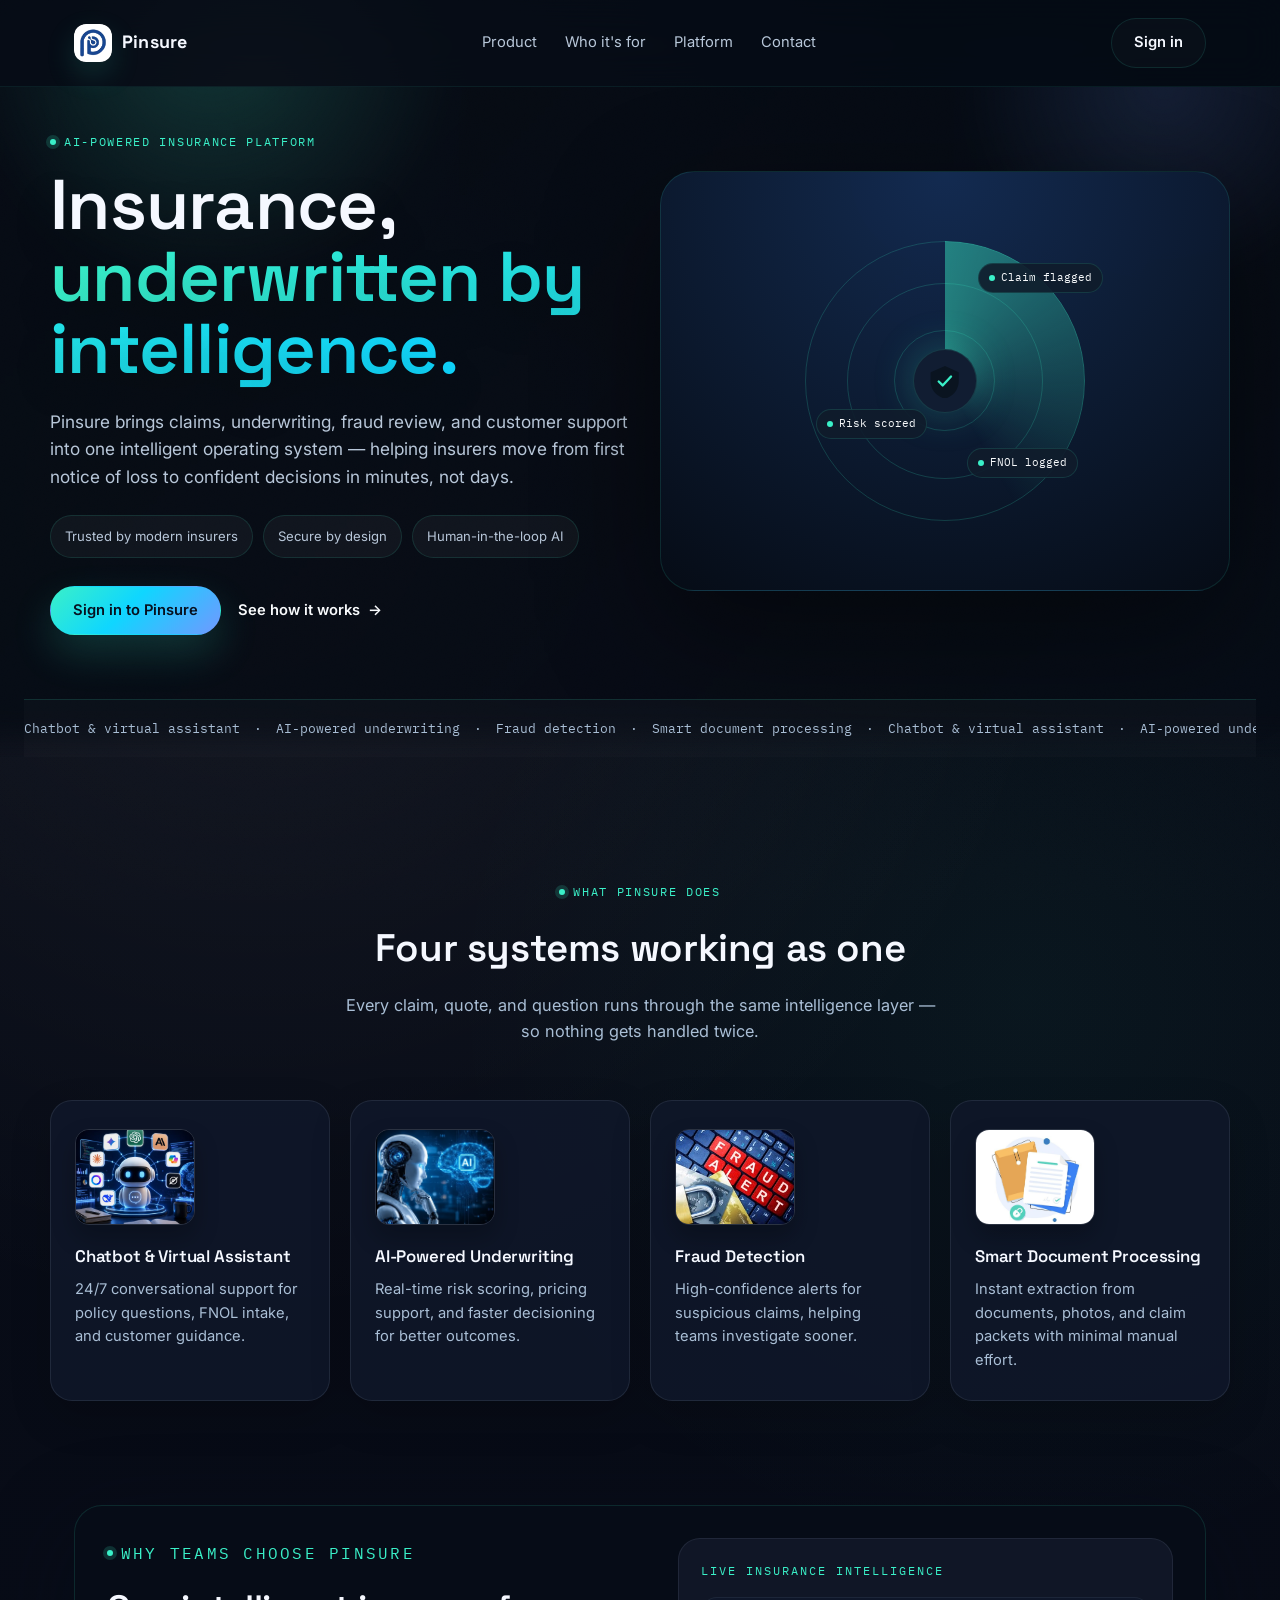
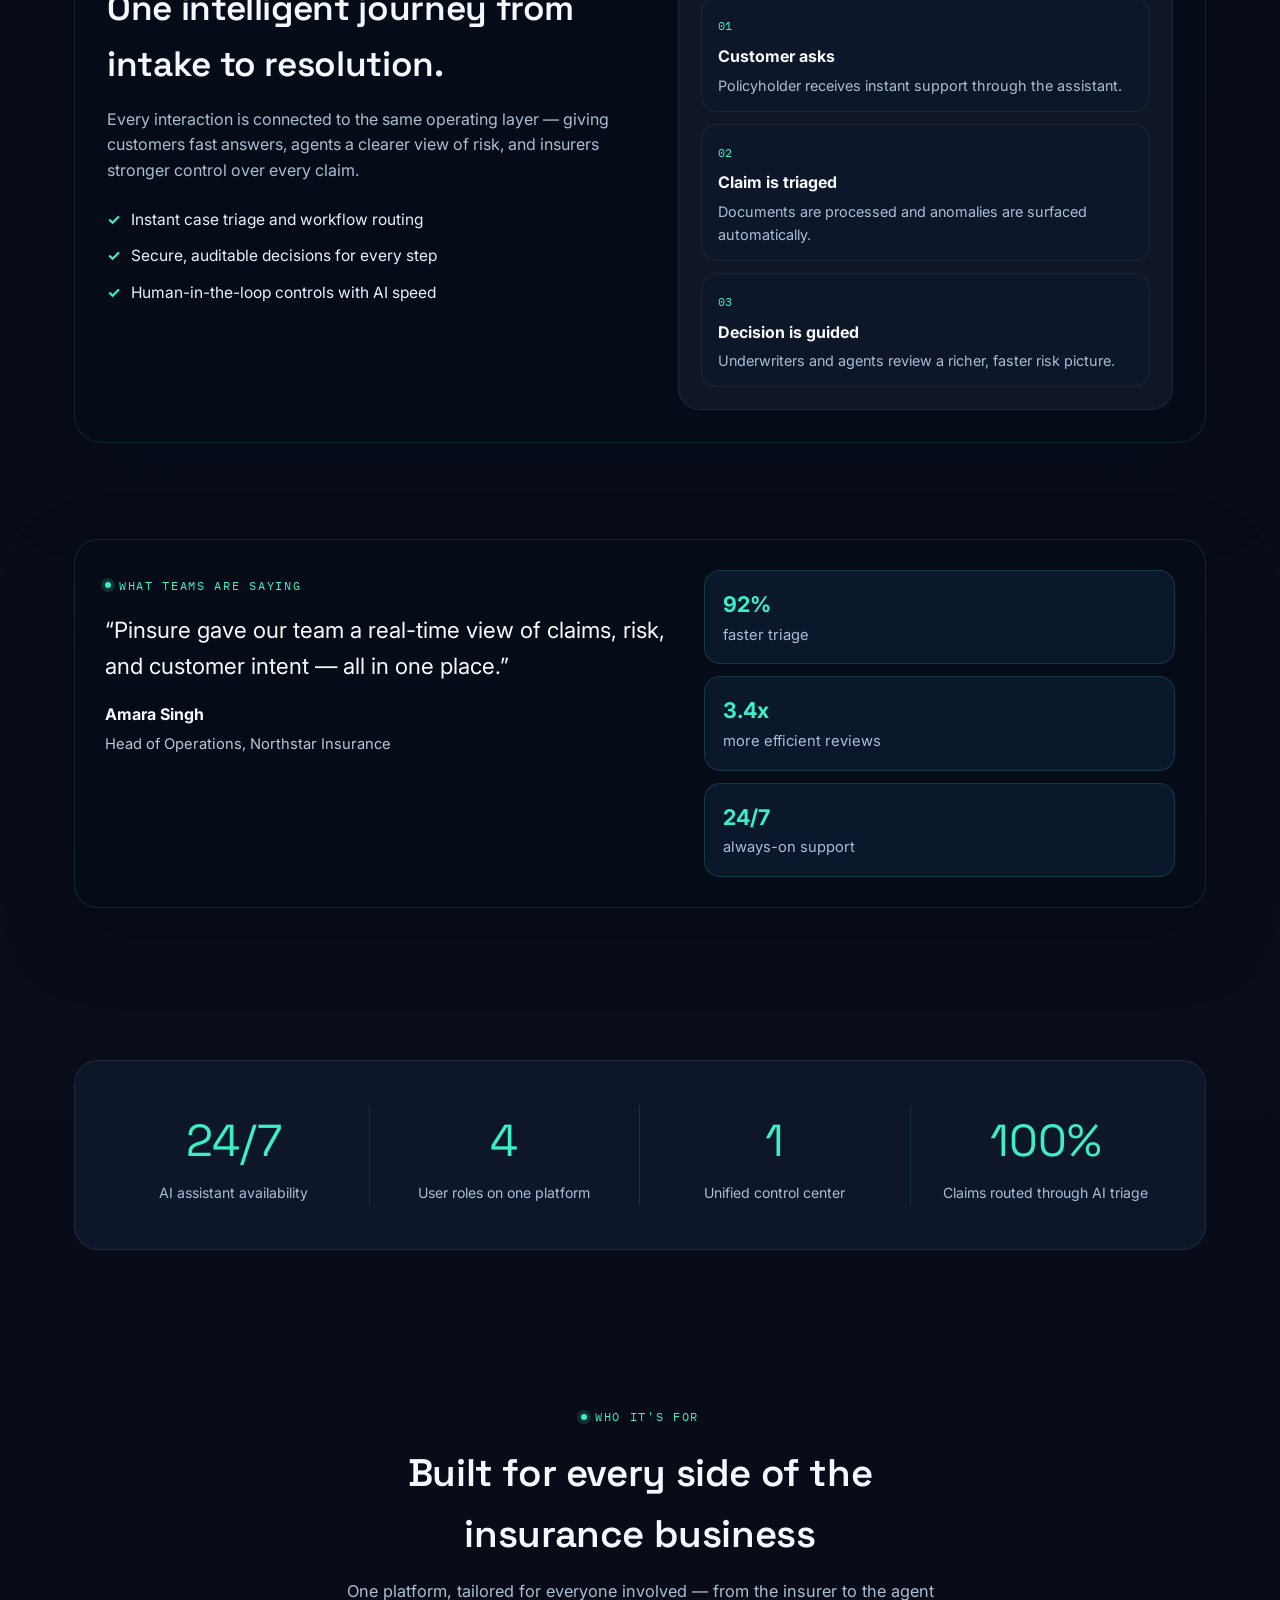
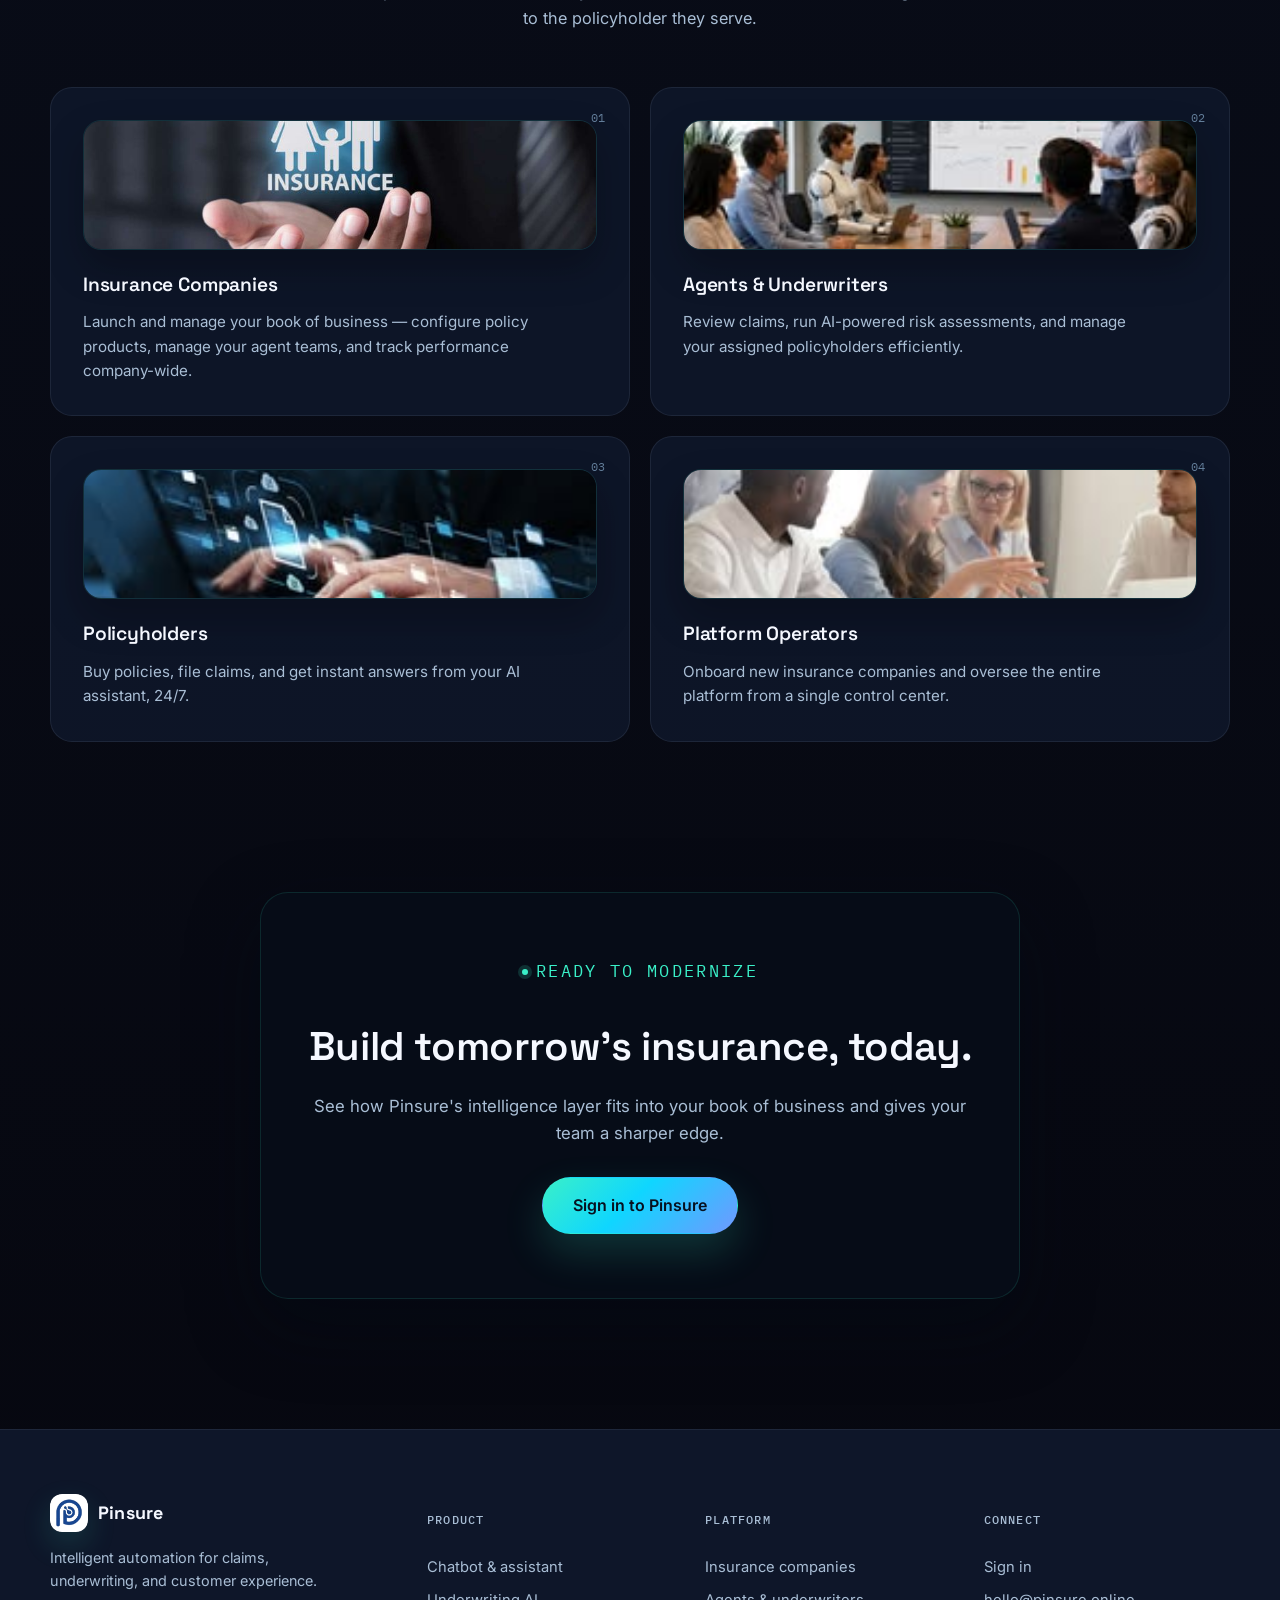
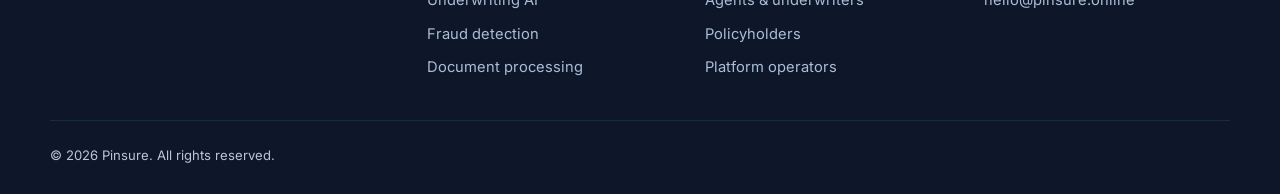
<file: index.html>
<!DOCTYPE html>
<html lang="en">
<head>
<meta charset="UTF-8">
<meta name="viewport" content="width=device-width, initial-scale=1.0">
<title>Pinsure — AI-Powered Insurance Platform</title>
<meta name="description" content="Pinsure transforms claims, underwriting, and customer experience with intelligent automation — one platform for insurers, agents, and policyholders.">
<link rel="preconnect" href="https://fonts.googleapis.com">
<link rel="preconnect" href="https://fonts.gstatic.com" crossorigin>
<link href="https://fonts.googleapis.com/css2?family=Space+Grotesk:wght@500;600;700&family=Inter:wght@400;500;600;700&family=IBM+Plex+Mono:wght@500&display=swap" rel="stylesheet">
<link rel="stylesheet" href="styles.css">
</head>
<body>

<div class="noise-overlay" aria-hidden="true"></div>

<!-- NAV -->
<header class="nav" id="nav">
  <div class="nav__inner">
    <a href="#top" class="nav__brand">
      <img src="pinsure-icon.png" alt="Pinsure logo" class="nav__logo">
      Pinsure
    </a>

    <nav class="nav__links" id="navLinks" aria-label="Mobile navigation">
      <a href="#features">Product</a>
      <a href="#audience">Who it's for</a>
      <a href="#stack">Platform</a>
      <a href="#cta">Contact</a>
    </nav>

    <div class="nav__actions">
      <a href="https://pinsure.online/login/" class="btn btn--ghost" target="_blank" rel="noopener">Sign in</a>
      <button class="nav__burger" id="navBurger" aria-label="Toggle menu" aria-expanded="false">
        <span></span><span></span><span></span>
      </button>
    </div>
  </div>
</header>

<div class="mobile-nav-backdrop" id="navBackdrop" aria-hidden="true"></div>

<main id="top">

  <!-- HERO -->
  <section class="hero">
    <div class="hero__inner">
      <div class="hero__copy">
        <p class="eyebrow" data-reveal>
          <span class="eyebrow__dot"></span>
          AI-Powered Insurance Platform
        </p>
        <h1 data-reveal>
          Insurance,<br>
          <span class="hero__accent">underwritten by intelligence.</span>
        </h1>
        <p class="hero__sub" data-reveal>
          Pinsure brings claims, underwriting, fraud review, and customer support into one
          intelligent operating system — helping insurers move from first notice of loss to
          confident decisions in minutes, not days.
        </p>
        <div class="hero__badges" data-reveal>
          <span>Trusted by modern insurers</span>
          <span>Secure by design</span>
          <span>Human-in-the-loop AI</span>
        </div>
        <div class="hero__ctas" data-reveal>
          <a href="https://pinsure.online/login/" class="btn btn--primary" target="_blank" rel="noopener">
            Sign in to Pinsure
          </a>
          <a href="#features" class="btn btn--text">
            See how it works <span aria-hidden="true">→</span>
          </a>
        </div>
      </div>

      <div class="hero__visual" data-reveal aria-hidden="true">
        <div class="radar">
          <div class="radar__ring radar__ring--1"></div>
          <div class="radar__ring radar__ring--2"></div>
          <div class="radar__ring radar__ring--3"></div>
          <div class="radar__sweep"></div>
          <div class="radar__core">
            <svg width="34" height="34" viewBox="0 0 26 26" fill="none" xmlns="http://www.w3.org/2000/svg">
              <path d="M13 1.5L23.5 6.3V13c0 6.6-4.3 11.9-10.5 13.5C6.3 24.9 2 19.6 2 13V6.3L13 1.5Z" fill="#0A1420"/>
              <path d="M8.2 13.4l3 3 6.4-6.8" stroke="#3AF0C8" stroke-width="1.8" stroke-linecap="round" stroke-linejoin="round"/>
            </svg>
          </div>
          <div class="radar__blip radar__blip--1"><span>Claim flagged</span></div>
          <div class="radar__blip radar__blip--2"><span>Risk scored</span></div>
          <div class="radar__blip radar__blip--3"><span>FNOL logged</span></div>
        </div>
      </div>

      <!-- Mobile-only copy: shown on small screens, hidden on desktop -->
      <div class="hero__copy hero__copy--mobile" aria-hidden="false">
        <p class="eyebrow">
          <span class="eyebrow__dot"></span>
          AI-Powered Insurance Platform
        </p>
        <h1>
          Insurance,<br>
          <span class="hero__accent">underwritten by intelligence.</span>
        </h1>
        <p class="hero__sub">
          Pinsure brings claims, underwriting, fraud review, and customer support into one
          intelligent operating system — helping insurers move from first notice of loss to
          confident decisions in minutes, not days.
        </p>
        <div class="hero__badges">
          <span>Trusted by modern insurers</span>
          <span>Secure by design</span>
          <span>Human-in-the-loop AI</span>
        </div>
        <div class="hero__ctas">
          <a href="https://pinsure.online/login/" class="btn btn--primary" target="_blank" rel="noopener">
            Sign in to Pinsure
          </a>
          <a href="#features" class="btn btn--text">
            See how it works <span aria-hidden="true">→</span>
          </a>
        </div>
      </div>
    </div>

    <div class="hero__marquee" aria-hidden="true">
      <div class="marquee__track">
        <span>Chatbot &amp; virtual assistant</span>
        <span>·</span>
        <span>AI-powered underwriting</span>
        <span>·</span>
        <span>Fraud detection</span>
        <span>·</span>
        <span>Smart document processing</span>
        <span>·</span>
        <span>Chatbot &amp; virtual assistant</span>
        <span>·</span>
        <span>AI-powered underwriting</span>
        <span>·</span>
        <span>Fraud detection</span>
        <span>·</span>
        <span>Smart document processing</span>
        <span>·</span>
      </div>
    </div>
  </section>

  <!-- FEATURES -->
  <section class="features" id="features">
    <div class="section__head">
      <p class="eyebrow" data-reveal><span class="eyebrow__dot"></span>What Pinsure does</p>
      <h2 data-reveal>Four systems working as one</h2>
      <p class="section__sub" data-reveal>
        Every claim, quote, and question runs through the same intelligence layer —
        so nothing gets handled twice.
      </p>
    </div>

    <div class="feature-grid">
      <article class="feature-card" data-reveal>
        <img src="chatbot.jfif" alt="Chatbot and virtual assistant illustration" class="feature-card__image">
        <h3>Chatbot &amp; Virtual Assistant</h3>
        <p>24/7 conversational support for policy questions, FNOL intake, and customer guidance.</p>
      </article>
      <article class="feature-card" data-reveal>
        <img src="Ai.jfif" alt="AI-powered underwriting illustration" class="feature-card__image">
        <h3>AI-Powered Underwriting</h3>
        <p>Real-time risk scoring, pricing support, and faster decisioning for better outcomes.</p>
      </article>
      <article class="feature-card" data-reveal>
        <img src="Fraud.jfif" alt="Fraud detection illustration" class="feature-card__image">
        <h3>Fraud Detection</h3>
        <p>High-confidence alerts for suspicious claims, helping teams investigate sooner.</p>
      </article>
      <article class="feature-card" data-reveal>
        <img src="Document.jfif" alt="Smart document processing illustration" class="feature-card__image">
        <h3>Smart Document Processing</h3>
        <p>Instant extraction from documents, photos, and claim packets with minimal manual effort.</p>
      </article>
    </div>
  </section>

  <section class="cinematic-showcase" aria-label="Pinsure workflow overview">
    <div class="cinematic-showcase__inner">
      <div class="cinematic-showcase__copy" data-reveal>
        <p class="eyebrow"><span class="eyebrow__dot"></span>Why teams choose Pinsure</p>
        <h2>One intelligent journey from intake to resolution.</h2>
        <p>
          Every interaction is connected to the same operating layer — giving customers fast answers,
          agents a clearer view of risk, and insurers stronger control over every claim.
        </p>
        <ul class="check-list">
          <li>Instant case triage and workflow routing</li>
          <li>Secure, auditable decisions for every step</li>
          <li>Human-in-the-loop controls with AI speed</li>
        </ul>
      </div>
      <div class="cinematic-showcase__card" data-reveal>
        <div class="showcase-card__header">Live insurance intelligence</div>
        <div class="showcase-card__steps">
          <div class="showcase-card__step">
            <span>01</span>
            <strong>Customer asks</strong>
            <p>Policyholder receives instant support through the assistant.</p>
          </div>
          <div class="showcase-card__step">
            <span>02</span>
            <strong>Claim is triaged</strong>
            <p>Documents are processed and anomalies are surfaced automatically.</p>
          </div>
          <div class="showcase-card__step">
            <span>03</span>
            <strong>Decision is guided</strong>
            <p>Underwriters and agents review a richer, faster risk picture.</p>
          </div>
        </div>
      </div>
    </div>
  </section>

  <section class="trust-section" aria-label="Customer trust and outcomes">
    <div class="trust-section__inner">
      <div class="trust-section__quote" data-reveal>
        <p class="eyebrow"><span class="eyebrow__dot"></span>What teams are saying</p>
        <blockquote>
          “Pinsure gave our team a real-time view of claims, risk, and customer intent — all in one place.”
        </blockquote>
        <div class="trust-section__author">
          <strong>Amara Singh</strong>
          <span>Head of Operations, Northstar Insurance</span>
        </div>
      </div>
      <div class="trust-section__metrics" data-reveal>
        <div class="trust-metric">
          <strong>92%</strong>
          <span>faster triage</span>
        </div>
        <div class="trust-metric">
          <strong>3.4x</strong>
          <span>more efficient reviews</span>
        </div>
        <div class="trust-metric">
          <strong>24/7</strong>
          <span>always-on support</span>
        </div>
      </div>
    </div>
  </section>

  <!-- STATS -->
  <section class="stats" id="stack">
    <div class="stats__inner">
      <div class="stat" data-reveal>
        <div class="stat__num" data-count="24" data-suffix="/7">0</div>
        <p>AI assistant availability</p>
      </div>
      <div class="stat" data-reveal>
        <div class="stat__num" data-count="4">0</div>
        <p>User roles on one platform</p>
      </div>
      <div class="stat" data-reveal>
        <div class="stat__num" data-count="1">0</div>
        <p>Unified control center</p>
      </div>
      <div class="stat" data-reveal>
        <div class="stat__num" data-count="100" data-suffix="%">0</div>
        <p>Claims routed through AI triage</p>
      </div>
    </div>
  </section>

  <!-- AUDIENCE -->
  <section class="audience" id="audience">
    <div class="section__head">
      <p class="eyebrow" data-reveal><span class="eyebrow__dot"></span>Who it's for</p>
      <h2 data-reveal>Built for every side of the insurance business</h2>
      <p class="section__sub" data-reveal>
        One platform, tailored for everyone involved — from the insurer to the agent
        to the policyholder they serve.
      </p>
    </div>

    <div class="audience-grid">
      <article class="audience-card" data-reveal>
        <span class="audience-card__index">01</span>
        <img src="Images/Insurance.jfif" alt="Insurance companies illustration" class="audience-card__image">
        <h3>Insurance Companies</h3>
        <p>Launch and manage your book of business — configure policy products, manage
          your agent teams, and track performance company-wide.</p>
      </article>

      <article class="audience-card" data-reveal>
        <span class="audience-card__index">02</span>
        <img src="Images/Agent.jfif" alt="Agents and underwriters illustration" class="audience-card__image">
        <h3>Agents &amp; Underwriters</h3>
        <p>Review claims, run AI-powered risk assessments, and manage your assigned
          policyholders efficiently.</p>
      </article>

      <article class="audience-card" data-reveal>
        <span class="audience-card__index">03</span>
        <img src="Images/Policyholders.jfif" alt="Policyholders illustration" class="audience-card__image">
        <h3>Policyholders</h3>
        <p>Buy policies, file claims, and get instant answers from your AI assistant,
          24/7.</p>
      </article>

      <article class="audience-card" data-reveal>
        <span class="audience-card__index">04</span>
        <img src="Images/Platform operators.jfif" alt="Platform operators illustration" class="audience-card__image">
        <h3>Platform Operators</h3>
        <p>Onboard new insurance companies and oversee the entire platform from a
          single control center.</p>
      </article>
    </div>
  </section>

  <!-- CTA -->
  <section class="cta" id="cta">
    <div class="cta__inner" data-reveal>
      <p class="eyebrow"><span class="eyebrow__dot"></span>Ready to modernize</p>
      <h2>Build tomorrow's insurance, today.</h2>
      <p>See how Pinsure's intelligence layer fits into your book of business and gives your team a sharper edge.</p>
      <div class="cta__actions">
        <a href="https://pinsure.online/login/" class="btn btn--primary btn--lg" target="_blank" rel="noopener">
          Sign in to Pinsure
        </a>
      </div>
    </div>
  </section>

</main>

<!-- FOOTER -->
<footer class="footer">
  <div class="footer__inner">
    <div class="footer__brand">
      <a href="#top" class="nav__brand">
        <img src="pinsure-icon.png" alt="Pinsure logo" class="nav__logo">
        Pinsure
      </a>
      <p>Intelligent automation for claims, underwriting, and customer experience.</p>
    </div>

    <div class="footer__col">
      <h4>Product</h4>
      <a href="#features">Chatbot &amp; assistant</a>
      <a href="#features">Underwriting AI</a>
      <a href="#features">Fraud detection</a>
      <a href="#features">Document processing</a>
    </div>

    <div class="footer__col">
      <h4>Platform</h4>
      <a href="#audience">Insurance companies</a>
      <a href="#audience">Agents &amp; underwriters</a>
      <a href="#audience">Policyholders</a>
      <a href="#audience">Platform operators</a>
    </div>

    <div class="footer__col">
      <h4>Connect</h4>
      <a href="https://pinsure.online/login/" target="_blank" rel="noopener">Sign in</a>
      <a href="mailto:hello@pinsure.online">hello@pinsure.online</a>
    </div>
  </div>

  <div class="footer__bottom">
    <span>© <span id="year">2026</span> Pinsure. All rights reserved.</span>
  </div>
</footer>

<script src="script.js"></script>
</body>
</html>
</file>
<file: styles.css>
/* ===========================================================
   Pinsure — landing page styles
   Palette: ink #060A14, panel #0B172B, teal #3AF0C8, blue #0FD6FF,
            accent #7198FF, mist #A9BED5, paper #E8F2FF
   Type: Space Grotesk (display) / Inter (body) / IBM Plex Mono (data)
=============================================================== */

:root{
  --brand-1:#0FD6FF;
  --brand-2:#3AF0C8;
  --brand-3:#7198FF;
  --brand-gradient:linear-gradient(135deg, var(--brand-2) 0%, var(--brand-1) 45%, var(--brand-3) 100%);
  --ink:#F5F8FF;
  --ink-soft:#B8C7D9;
  --ink-faint:#7D94AB;
  --surface:#07101F;
  --surface-alt:#0B172B;
  --border:rgba(58,240,200,0.16);
  --panel:#0E1627;
  --panel-2:#111D32;
  --line: rgba(58,240,200,0.14);
  --teal:#3AF0C8;
  --blue:#0FD6FF;
  --accent:#7198FF;
  --mist:#A9BED5;
  --paper:#E8F2FF;
  --white:#F8FAFC;

  --font-display:"Space Grotesk", "Inter", sans-serif;
  --font-body:"Inter", sans-serif;
  --font-mono:"IBM Plex Mono", monospace;

  --container: 1180px;
  --radius: 22px;
  --ease: cubic-bezier(.19,1,.22,1);
}


*,*::before,*::after{ box-sizing:border-box; }
html{ scroll-behavior:smooth; }
body{
  margin:0;
  background:
    radial-gradient(circle at 20% 10%, rgba(255,255,255,0.06), transparent 18%),
    radial-gradient(circle at 80% 20%, rgba(58,240,200,0.05), transparent 14%),
    linear-gradient(180deg, var(--body-bg-start, #060A14) 0%, var(--body-bg-end, #090D19) 52%, #06070F 100%);
  color:var(--ink);
  font-family:var(--font-body);
  line-height:1.6;
  -webkit-font-smoothing:antialiased;
  overflow-x:hidden;
}

body::before{
  content:"";
  position:fixed;
  inset:0;
  background-image:radial-gradient(circle at 20% 10%, rgba(255,255,255,0.06), transparent 18%),
                    radial-gradient(circle at 80% 20%, rgba(58,240,200,0.05), transparent 14%);
  pointer-events:none;
}
body.menu-open{ overflow:hidden; }
h1,h2,h3{
  font-family:var(--font-display);
  font-weight:600;
  letter-spacing:-0.01em;
  margin:0;
}
p{ margin:0; color:var(--mist); }
a{ color:inherit; text-decoration:none; }
img{ max-width:100%; display:block; }
button{ font-family:inherit; }

::selection{ background:var(--teal); color:var(--ink); }

:focus-visible{
  outline:2px solid var(--teal);
  outline-offset:3px;
}

/* subtle grain so dark panels don't look flat */
.noise-overlay{
  position:fixed; inset:0; pointer-events:none; z-index:1;
  opacity:.035; mix-blend-mode:overlay;
  background-image:url("data:image/svg+xml,%3Csvg xmlns='http://www.w3.org/2000/svg' width='120' height='120'%3E%3Cfilter id='n'%3E%3CfeTurbulence type='fractalNoise' baseFrequency='0.9' numOctaves='2' stitchTiles='stitch'/%3E%3C/filter%3E%3Crect width='100%25' height='100%25' filter='url(%23n)'/%3E%3C/svg%3E");
}

/* ---------- layout helpers ---------- */
.section__head{
  max-width:640px;
  margin:0 auto 56px;
  text-align:center;
  padding:0 24px;
}
.section__head h2{ font-size:clamp(1.7rem,3.6vw,2.4rem); margin:14px 0 14px; }
.section__sub{ font-size:1.02rem; }

.eyebrow{
  display:inline-flex; align-items:center; gap:8px;
  font-family:var(--font-mono);
  font-size:.75rem; letter-spacing:.14em; text-transform:uppercase;
  color:var(--teal);
  margin:0;
}
.eyebrow__dot{
  width:6px; height:6px; border-radius:50%;
  background:var(--teal);
  box-shadow:0 0 0 4px rgba(58,240,200,.16);
}

/* ---------- buttons ---------- */
.btn{
  display:inline-flex; align-items:center; justify-content:center;
  gap:8px;
  padding:12px 22px;
  border-radius:999px;
  font-size:.92rem; font-weight:600;
  border:1px solid transparent;
  transition:transform .35s var(--ease), background .25s ease, border-color .25s ease, color .25s ease;
  white-space:nowrap;
}
.btn--primary{
  background:var(--brand-gradient);
  color:var(--surface);
  box-shadow:0 18px 40px rgba(58,240,200,.18);
}
.btn--primary:hover{ transform:translateY(-2px); filter:brightness(1.08); }
.btn--ghost{
  border-color:rgba(58,240,200,.12);
  color:var(--ink);
  background:rgba(255,255,255,.02);
}
.btn--ghost:hover{ border-color:var(--teal); color:var(--teal); background:rgba(58,240,200,.05); }
.btn--text{
  padding:12px 4px;
  color:var(--white);
}
.btn--text span{ transition:transform .25s ease; display:inline-block; }
.btn--text:hover span{ transform:translateX(4px); }
.btn--lg{ padding:15px 30px; font-size:1rem; }

/* ---------- nav ---------- */
.nav{
  position:sticky; top:0; z-index:40;
  background:rgba(5,12,22,.72);
  backdrop-filter:blur(18px);
  border-bottom:1px solid rgba(58,240,200,.08);
}
 
.nav__inner{
  max-width:var(--container);
  margin:0 auto;
  padding:18px 24px;
  display:flex; align-items:center; justify-content:space-between;
  gap:24px;
}
.nav__brand{
  display:flex; align-items:center; gap:10px;
  font-family:var(--font-display);
  font-weight:700; font-size:1.12rem;
  letter-spacing:0.01em;
}
.nav__logo{
  width:38px;
  height:38px;
  object-fit:contain;
  border-radius:12px;
  display:inline-block;
  box-shadow:0 12px 30px rgba(58,240,200,.15);
}
.nav__links{
  display:flex; gap:28px;
  font-size:.92rem; color:var(--ink-soft);
}
.nav__links a{ transition:color .2s ease; }
.nav__links a:hover{ color:var(--white); }
.nav__actions{ display:flex; align-items:center; gap:14px; }

.nav__burger{
  display:none;
  flex-direction:column; justify-content:center; gap:6px;
  width:34px; height:34px;
  background:transparent; border:none; cursor:pointer;
}
.nav__burger span{
  width:100%; height:2px; background:var(--white); border-radius:2px;
  transition:transform .25s ease, opacity .25s ease;
}
.nav__burger.is-active span:nth-child(1){ transform:translateY(8px) rotate(45deg); }
.nav__burger.is-active span:nth-child(2){ opacity:0; }
.nav__burger.is-active span:nth-child(3){ transform:translateY(-8px) rotate(-45deg); }
.mobile-nav-backdrop{
  position:fixed; inset:0;
  background:rgba(2,6,12,.62);
  backdrop-filter:blur(8px);
  opacity:0; visibility:hidden;
  transition:opacity .25s ease, visibility .25s ease;
  z-index:45;
}
.mobile-nav-backdrop.is-visible{
  opacity:1; visibility:visible;
}

/* ---------- hero ---------- */
.hero{
  position:relative;
  padding:40px 24px 0;
  overflow:hidden;
}
.hero::before{
  content:"";
  position:absolute; inset:-16% -10% auto -10%;
  height:760px;
  background:
    radial-gradient(circle at 22% 8%, rgba(58,240,200,.18), transparent 18%),
    radial-gradient(circle at 84% 14%, rgba(111,155,255,.14), transparent 14%),
    linear-gradient(135deg, rgba(5,10,18,.88), rgba(7,12,22,.92));
  filter:blur(14px);
  z-index:0;
}
.hero__inner{
  position:relative; z-index:1;
  max-width:var(--container);
  margin:0 auto;
  display:grid;
  grid-template-columns:1.02fr .98fr;
  gap:16px;
  align-items:center;
  padding-bottom:64px;
}
.hero__copy h1{
  font-size:clamp(2.7rem,5.8vw,4.4rem);
  line-height:1.02;
  margin:18px 0 22px;
  text-shadow:0 18px 40px rgba(0,0,0,.24);
}
.hero__accent{
  background:linear-gradient(110deg, var(--teal), var(--blue));
  -webkit-background-clip:text;
  background-clip:text;
  color:transparent;
}
.hero__sub{
  max-width:580px;
  font-size:1.08rem;
  margin-bottom:24px;
  color:var(--ink-soft);
}
.hero__badges{
  display:flex; flex-wrap:wrap; gap:10px;
  margin-bottom:28px;
}
.hero__badges span{
  padding:10px 14px;
  border:1px solid rgba(58,240,200,.12);
  border-radius:999px;
  background:rgba(255,255,255,.04);
  color:var(--ink-soft);
  font-size:.82rem;
}
.hero__ctas{ display:flex; align-items:center; gap:12px; flex-wrap:wrap; }

/* radar signature element */
.hero__visual{
  display:flex; align-items:center; justify-content:center;
  position:relative;
  height:420px;
  background:radial-gradient(circle at top, rgba(20,45,84,.95), rgba(6,12,22,.98));
  border-radius:34px;
  border:1px solid rgba(58,240,200,.12);
  box-shadow:0 40px 120px rgba(0,0,0,.42);
}

/* mobile-only copy variant (hidden by default) */
.hero__copy--mobile{ display:none; }
.radar{
  position:relative;
  width:280px; height:280px;
}
.radar__ring{
  position:absolute; inset:0;
  border-radius:50%;
  border:1px solid rgba(58,240,200,.18);
}
.radar__ring--2{ inset:15%; }
.radar__ring--3{ inset:32%; }
.radar__sweep{
  position:absolute; inset:0;
  border-radius:50%;
  background:conic-gradient(from 0deg, rgba(58,240,200,.45), transparent 42%);
  animation:spin 4.5s linear infinite;
  mask-image:radial-gradient(circle, transparent 0%, black 4%);
}
.radar__core{
  position:absolute; top:50%; left:50%;
  transform:translate(-50%,-50%);
  width:64px; height:64px; border-radius:50%;
  background:var(--panel-2);
  border:1px solid var(--line);
  display:flex; align-items:center; justify-content:center;
  box-shadow:0 0 40px rgba(58,240,200,.25);
}
.radar__blip{
  position:absolute;
  display:flex; align-items:center; gap:6px;
  font-family:var(--font-mono);
  font-size:.7rem;
  color:var(--white);
  background:rgba(16,28,44,.9);
  border:1px solid var(--line);
  padding:5px 10px;
  border-radius:999px;
  animation:blip 3.2s var(--ease) infinite;
  white-space:nowrap;
}
.radar__blip::before{
  content:"";
  width:6px; height:6px; border-radius:50%;
  background:var(--teal);
}
.radar__blip--1{ top:8%; left:62%; animation-delay:0s; }
.radar__blip--2{ top:60%; left:4%; animation-delay:1.1s; }
.radar__blip--3{ top:74%; left:58%; animation-delay:2.2s; }

@keyframes spin{ to{ transform:rotate(360deg); } }
@keyframes blip{
  0%,100%{ opacity:0; transform:translateY(4px); }
  15%,75%{ opacity:1; transform:translateY(0); }
}

/* marquee */
.hero__marquee{
  position:relative; z-index:1;
  border-top:1px solid var(--line);
  overflow:hidden;
  padding:18px 0;
  background:rgba(255,255,255,.02);
}
.marquee__track{
  display:flex; gap:14px; white-space:nowrap;
  font-family:var(--font-mono);
  font-size:.82rem;
  color:var(--mist);
  animation:marquee 26s linear infinite;
  width:max-content;
}
@keyframes marquee{
  from{ transform:translateX(0); }
  to{ transform:translateX(-50%); }
}

/* ---------- features ---------- */
.features{ padding:120px 24px 40px; }
.feature-grid{
  max-width:var(--container);
  margin:0 auto;
  display:grid;
  grid-template-columns:repeat(4, 1fr);
  gap:20px;
}
.feature-card{
  background:rgba(15,23,42,.88);
  border:1px solid rgba(148,163,184,.14);
  border-radius:var(--radius);
  padding:28px 24px;
  transition:transform .35s var(--ease), border-color .35s ease, box-shadow .35s ease;
  box-shadow:0 16px 40px rgba(0,0,0,.18);
}
.feature-card:hover{
  transform:translateY(-6px);
  border-color:rgba(58,240,200,.34);
  box-shadow:0 28px 70px rgba(0,0,0,.30);
}
.feature-card__icon{
  font-size:1.6rem;
  width:52px; height:52px;
  display:flex; align-items:center; justify-content:center;
  border-radius:14px;
  background:rgba(58,240,200,.12);
  margin-bottom:18px;
}
.feature-card__image{
  width:100%;
  max-width:120px;
  height:96px;
  object-fit:cover;
  border-radius:14px;
  margin-bottom:18px;
  border:1px solid rgba(255,255,255,.12);
  display:block;
  box-shadow:0 12px 24px rgba(0,0,0,.24);
}
.feature-card h3{ font-size:1.05rem; margin-bottom:8px; }
.feature-card p{ font-size:.92rem; }

.cinematic-showcase{
  max-width:var(--container);
  margin:64px auto 0;
  padding:0 24px 24px;
}
.cinematic-showcase__inner{
  display:grid;
  grid-template-columns:1.05fr .95fr;
  gap:24px;
  align-items:stretch;
  padding:32px;
  border:1px solid rgba(58,240,200,.12);
  border-radius:28px;
  background:rgba(7,13,24,.95);
  box-shadow:0 28px 90px rgba(3,12,26,.42);
}
.cinematic-showcase__copy h2{ font-size:clamp(1.6rem,3vw,2.2rem); margin:14px 0 14px; }
.cinematic-showcase__copy p{ font-size:1rem; max-width:560px; }
.check-list{
  list-style:none;
  padding:0;
  margin:24px 0 0;
  display:grid;
  gap:12px;
}
.check-list li{
  display:flex;
  align-items:center;
  gap:10px;
  color:var(--paper);
  font-size:0.97rem;
}
.check-list li::before{
  content:"✓";
  color:var(--teal);
  font-weight:700;
}
.cinematic-showcase__card{
  background:rgba(17,24,39,.95);
  border:1px solid rgba(148,163,184,.12);
  border-radius:22px;
  padding:22px;
  display:flex;
  flex-direction:column;
  gap:16px;
}
.showcase-card__header{
  font-family:var(--font-mono);
  font-size:.78rem;
  letter-spacing:.16em;
  text-transform:uppercase;
  color:var(--teal);
}
.showcase-card__steps{ display:grid; gap:12px; }
.showcase-card__step{
  padding:14px 16px;
  border-radius:16px;
  background:rgba(15,23,42,.96);
  border:1px solid rgba(148,163,184,.1);
}
.showcase-card__step span{
  display:inline-block;
  margin-bottom:8px;
  font-family:var(--font-mono);
  font-size:.73rem;
  color:var(--teal);
}
.showcase-card__step strong{ display:block; margin-bottom:4px; color:var(--white); }
.showcase-card__step p{ font-size:.9rem; color:var(--mist); }

/* ---------- trust section ---------- */
.trust-section{
  max-width:var(--container);
  margin:72px auto 0;
  padding:0 24px;
}
.trust-section__inner{
  display:grid;
  grid-template-columns:1.1fr .9fr;
  gap:24px;
  align-items:stretch;
  padding:30px;
  border:1px solid rgba(58,240,200,.12);
  border-radius:24px;
  background:rgba(7,13,24,.95);
  box-shadow:0 28px 68px rgba(3,10,22,.35);
}
.trust-section__quote blockquote{
  margin:16px 0 18px;
  font-size:clamp(1.1rem,2vw,1.4rem);
  color:var(--white);
  line-height:1.6;
}
.trust-section__author strong{ display:block; color:var(--ink); margin-bottom:4px; }
.trust-section__author span{ color:var(--ink-soft); font-size:.92rem; }
.trust-section__metrics{ display:grid; gap:12px; }
.trust-metric{
  padding:16px 18px;
  border-radius:16px;
  background:var(--surface-alt);
  border:1px solid var(--border);
}
.trust-metric strong{ display:block; font-size:1.35rem; color:var(--teal); }
.trust-metric span{ color:var(--mist); font-size:.92rem; }

/* ---------- stats ---------- */
.stats{
  margin:96px auto 0;
  padding:56px 24px;
  max-width:var(--container);
}
.stats__inner{
  background:rgba(15,23,42,.96);
  border:1px solid rgba(148,163,184,.12);
  border-radius:24px;
  display:grid;
  grid-template-columns:repeat(4,1fr);
  padding:44px 24px;
}
.stat{
  text-align:center;
  padding:0 16px;
  border-right:1px solid var(--line);
}
.stat:last-child{ border-right:none; }
.stat__num{
  font-family:var(--font-display);
  font-size:clamp(2rem,4vw,2.8rem);
  color:var(--teal);
  margin-bottom:6px;
}
.stat p{ font-size:.88rem; color:var(--mist); }

/* ---------- audience ---------- */
.audience{ padding:96px 24px 40px; }
.audience-grid{
  max-width:var(--container);
  margin:0 auto;
  display:grid;
  grid-template-columns:repeat(2, 1fr);
  gap:20px;
}
.audience-card{
  position:relative;
  background:rgba(15,23,42,.9);
  border:1px solid rgba(148,163,184,.12);
  border-radius:var(--radius);
  padding:32px;
  overflow:hidden;
  transition:transform .35s var(--ease), border-color .35s ease;
}
.audience-card:hover{
  transform:translateY(-6px);
  border-color:rgba(58,240,200,.26);
}
.audience-card__index{
  position:absolute; top:20px; right:24px;
  font-family:var(--font-mono);
  font-size:.78rem;
  color:rgba(169,214,247,.55);
}
.audience-card__icon{
  font-size:1.7rem;
  width:56px; height:56px;
  display:flex; align-items:center; justify-content:center;
  border-radius:14px;
  background:rgba(43,140,255,.12);
  margin-bottom:20px;
}
.audience-card__image{
  width:100%;
  height:130px;
  object-fit:cover;
  border-radius:18px;
  border:1px solid rgba(58,240,200,.12);
  margin-bottom:20px;
  box-shadow:0 18px 38px rgba(0,0,0,.24);
}
.audience-card h3{ font-size:1.2rem; margin-bottom:10px; }
.audience-card p{ font-size:.95rem; max-width:460px; }

/* ---------- cta ---------- */
.cta{ padding:110px 24px 130px; }
.cta__inner{
  max-width:760px;
  margin:0 auto;
  text-align:center;
  padding:64px 40px;
  border-radius:28px;
  background:rgba(7,13,24,.96);
  border:1px solid rgba(58,240,200,.12);
  box-shadow:0 26px 72px rgba(3,10,22,.38);
}
.cta__inner h2{ font-size:clamp(1.8rem,4vw,2.5rem); margin-bottom:14px; }
.cta__inner p{ margin-bottom:30px; font-size:1.05rem; }
.cta__actions{ display:flex; justify-content:center; gap:12px; flex-wrap:wrap; }

/* ---------- footer ---------- */
.footer{
  border-top:1px solid rgba(148,163,184,.12);
  padding:64px 24px 28px;
  background:rgba(15,23,42,.96);
}
.footer__inner{
  max-width:var(--container);
  margin:0 auto;
  display:grid;
  grid-template-columns:1.4fr 1fr 1fr 1fr;
  gap:32px;
  padding-bottom:40px;
}
.footer__brand p{
  margin-top:14px;
  max-width:280px;
  font-size:.9rem;
}
.footer__col h4{
  font-family:var(--font-mono);
  font-size:.75rem;
  letter-spacing:.1em;
  text-transform:uppercase;
  color:var(--mist);
  margin-bottom:16px;
  font-weight:500;
}
.footer__col{ display:flex; flex-direction:column; gap:10px; }
.footer__col a{
  font-size:.92rem; color:var(--mist);
  transition:color .2s ease;
}
.footer__col a:hover{ color:var(--teal); }
.footer__bottom{
  max-width:var(--container);
  margin:0 auto;
  padding-top:24px;
  border-top:1px solid rgba(58,240,200,.10);
  font-size:.82rem;
  color:var(--ink-soft);
}

/* ---------- reveal on scroll ---------- */
[data-reveal]{
  opacity:0;
  transform:translateY(18px);
  transition:opacity .7s var(--ease), transform .7s var(--ease);
}
[data-reveal].is-visible{
  opacity:1;
  transform:translateY(0);
}

/* ---------- responsive ---------- */
@media (max-width:900px){
  .hero__inner{ grid-template-columns:1fr; }
  /* On small screens we want the copy first, visual below */
  .hero__visual{ height:280px; order:1; margin-top:20px; border-radius:24px; }
  /* swap hero copy for mobile-specific copy to ensure perfect ordering */
  .hero__copy{ display:none; }
  .hero__copy--mobile{ display:block; }
  .feature-grid{ grid-template-columns:repeat(2,1fr); }
  .cinematic-showcase__inner{ grid-template-columns:1fr; }
  .trust-section__inner{ grid-template-columns:1fr; }
  .audience-grid{ grid-template-columns:1fr; }
  .stats__inner{ grid-template-columns:repeat(2,1fr); row-gap:28px; }
  .stat{ border-right:none; }
  .stat:nth-child(odd){ border-right:1px solid var(--line); }
  .footer__inner{ grid-template-columns:1fr 1fr; }
}

@media (max-width:680px){
  .nav__links{
    display:none;
    position:fixed;
    inset:72px 0 0 0;
    flex-direction:column;
    align-items:flex-start;
    justify-content:center;
    gap:14px;
    padding:24px 24px 40px;
    background:linear-gradient(180deg, rgba(3,8,16,0.98) 0%, rgba(8,15,28,0.98) 100%);
    border-top:1px solid rgba(58,240,200,.24);
    box-shadow:0 20px 60px rgba(0,0,0,.55);
    z-index:100;
  }
  .nav__links.is-open{
    display:flex !important;
  }
  .nav__links a{
    display:block;
    width:100%;
    padding:14px 0;
    font-size:1.25rem;
    font-weight:700;
    letter-spacing:0.01em;
    color:#ffffff;
    border-bottom:1px solid rgba(255,255,255,.12);
    text-shadow:0 2px 10px rgba(0,0,0,.25);
  }
  .nav__links a:last-child{ border-bottom:none; }
  .nav__burger{ display:flex; z-index:101; }
  .nav__links a:last-child{ border-bottom:none; }
  .nav__links a:hover{ color:var(--teal); transform:translateX(2px); }
  .nav__burger{ display:flex; z-index:56; }
  .nav__burger.is-active span:nth-child(1){ transform:translateY(8px) rotate(45deg); }
  .nav__burger.is-active span:nth-child(2){ opacity:0; }
  .nav__burger.is-active span:nth-child(3){ transform:translateY(-8px) rotate(-45deg); }
  .hero__badges{ gap:8px; }
  .hero__badges span{ width:100%; }
  /* Make CTAs stack and span full width on small devices */
  .hero__ctas{ flex-direction:column; align-items:stretch; }
  .hero__ctas .btn{ width:100%; padding-left:18px; padding-right:18px; }

  /* Reduce visual size and radius to fit mobile view */
  .hero__visual{ height:240px; border-radius:18px; }
  .hero__visual .radar{ width:260px; height:260px; }
  .cta__inner{ padding:48px 24px; }
  .footer__inner{ grid-template-columns:1fr; }
  .btn--ghost{ padding:10px 16px; }
  .feature-grid{ grid-template-columns:1fr; }
  .footer__inner{ grid-template-columns:1fr; }
}

/* Hide radar/visual on small screens to improve fit and performance and show static image */
@media (max-width:640px){
  /* show a smaller visual on small devices; keep it compact */
  .hero__visual{ display:flex; height:220px; border-radius:16px; box-shadow:none; padding:10px; }
  .hero__visual .radar{ width:180px; height:180px; }
  .radar__ring{ border-width:0.9px; }
  .radar__sweep{ animation:spin 5s linear infinite; }
  /* ensure mobile copy is comfortable on small phones */
  .hero__copy--mobile h1{ font-size:2.1rem; line-height:1.04; margin-bottom:10px; }
  .hero__copy--mobile .hero__sub{ font-size:1rem; margin-bottom:14px; }
  .hero__ctas .btn{ padding:12px 14px; }
  .hero{ padding-top:28px; }
}

@media (prefers-reduced-motion: reduce){
  *{ animation-duration:0.01ms !important; animation-iteration-count:1 !important; transition-duration:0.01ms !important; }
}
</file>
